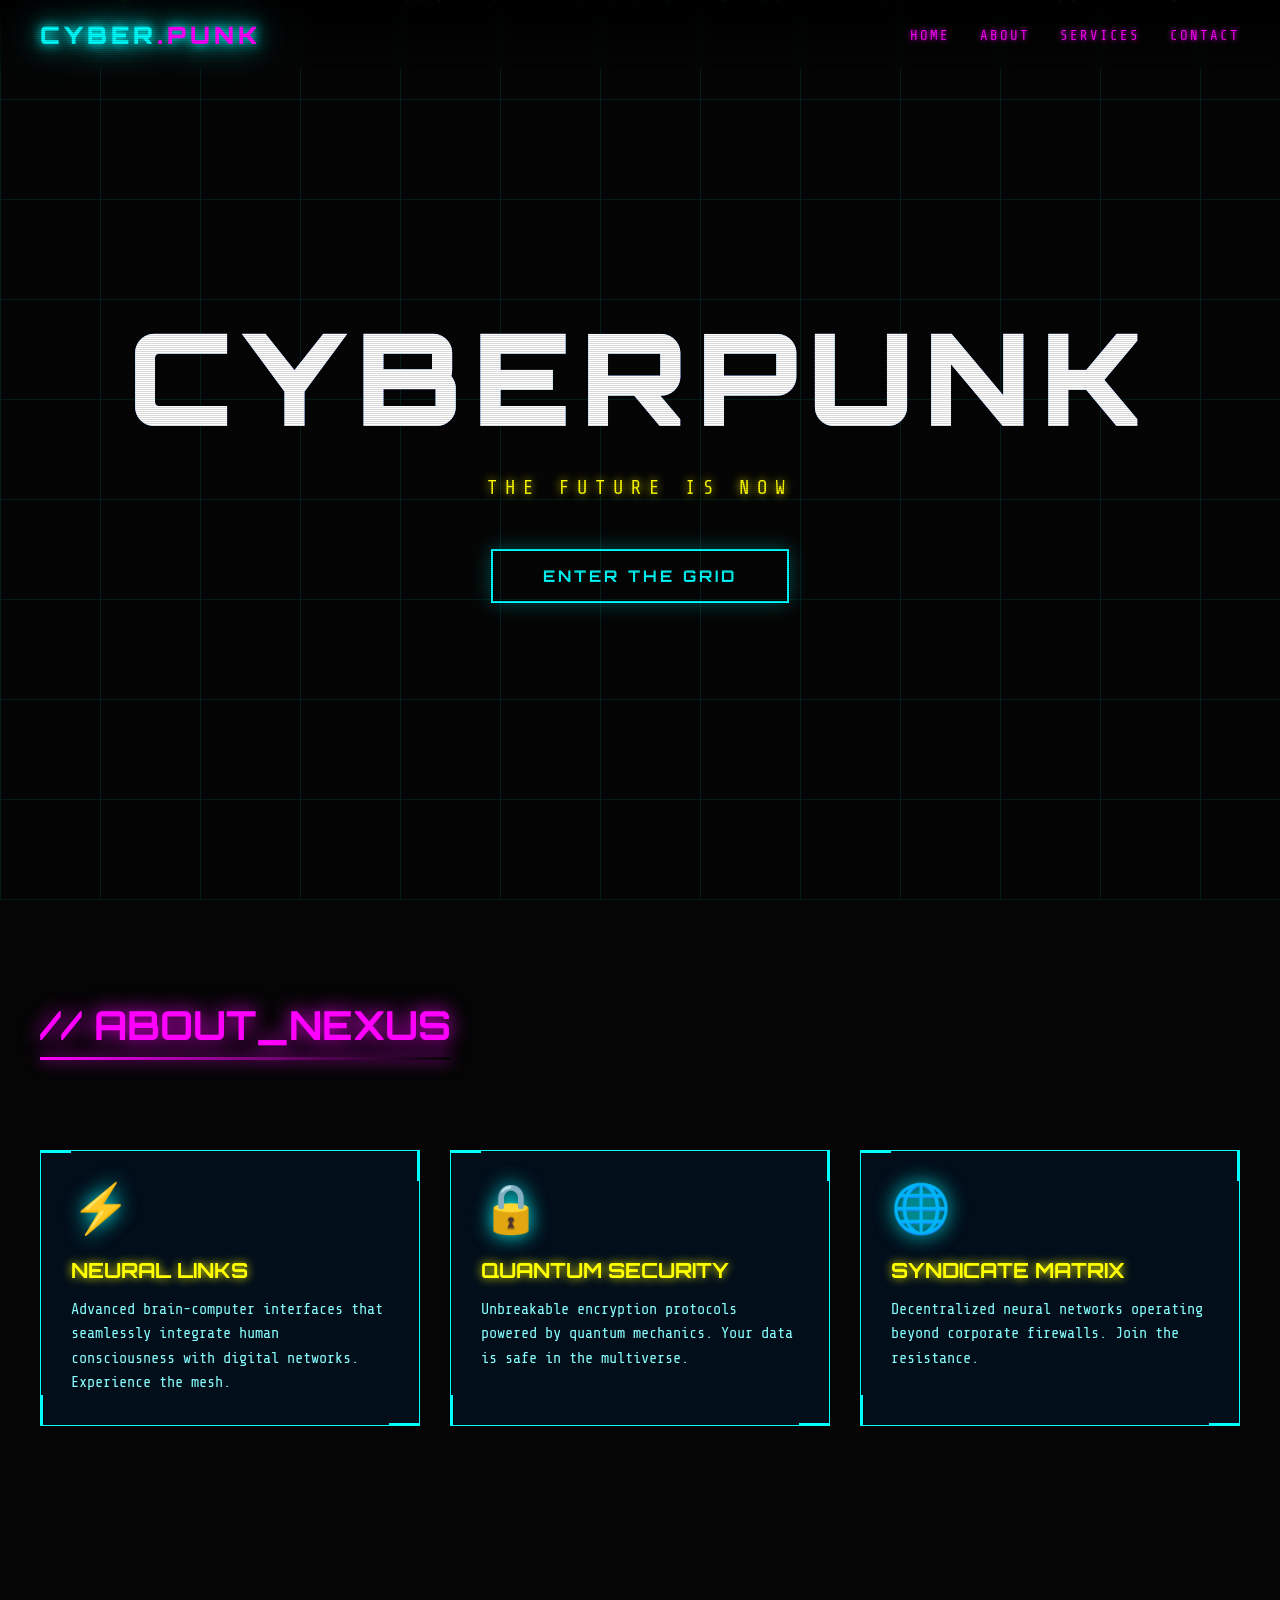
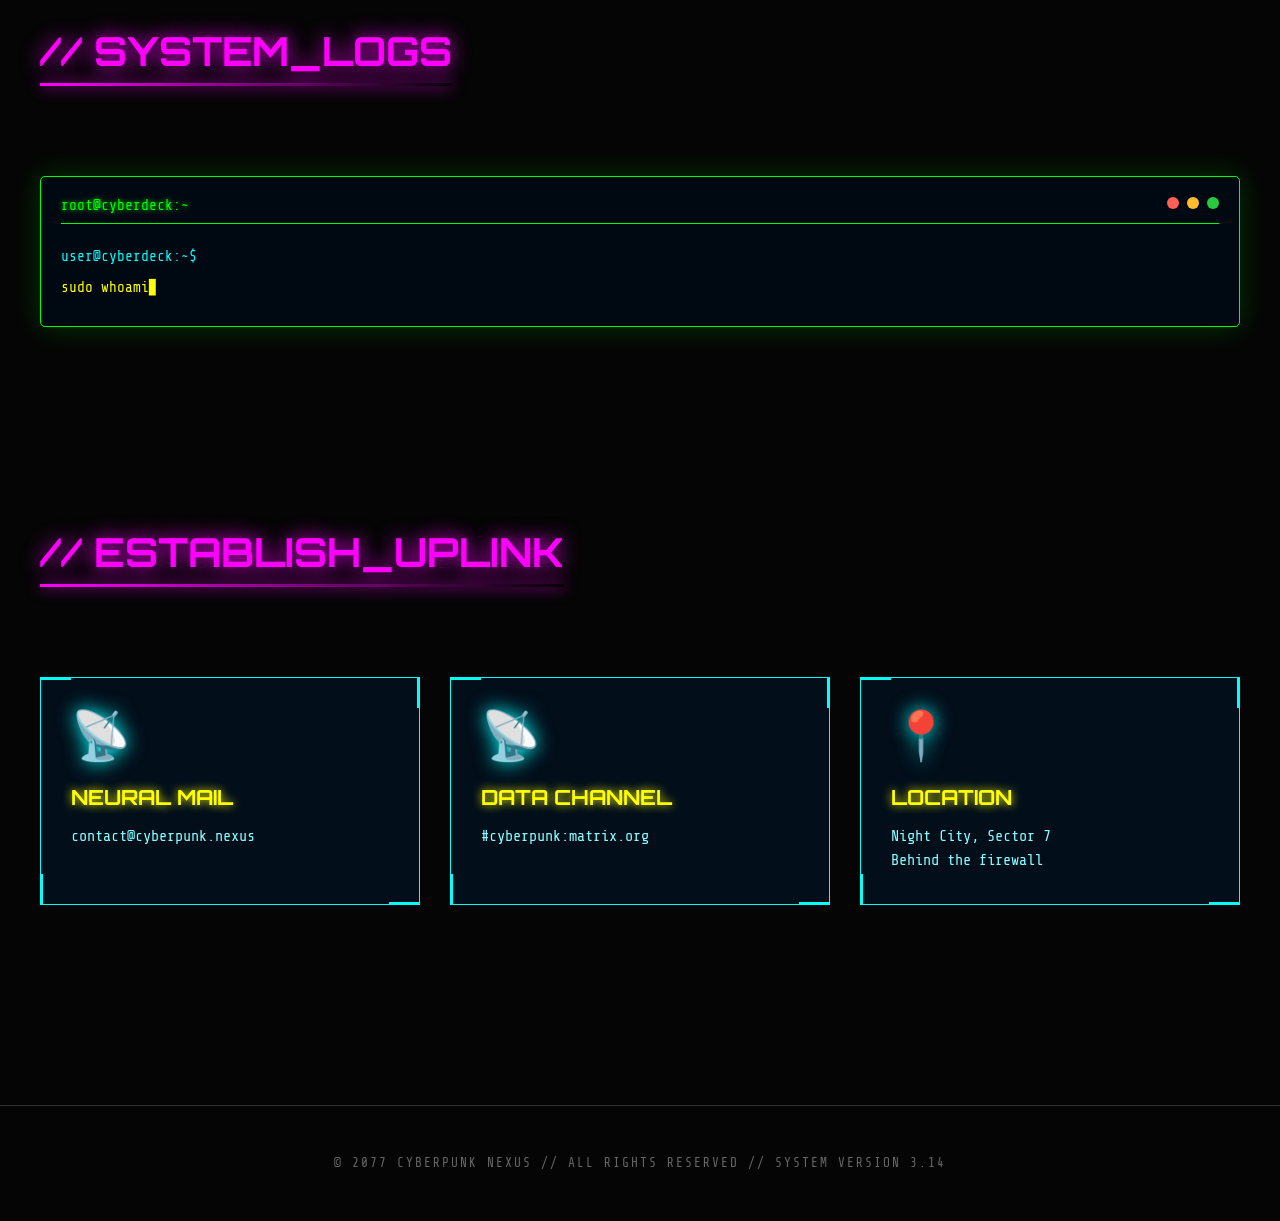
<file: index.html>
<!DOCTYPE html>
<html lang="en">
<head>
    <meta charset="UTF-8">
    <meta name="viewport" content="width=device-width, initial-scale=1.0">
    <title>CYBER.PUNK // 2077</title>
    <link rel="preconnect" href="https://fonts.googleapis.com">
    <link rel="preconnect" href="https://fonts.gstatic.com" crossorigin>
    <link href="https://fonts.googleapis.com/css2?family=Orbitron:wght@400;700;900&family=Share+Tech+Mono&display=swap" rel="stylesheet">
    <link rel="stylesheet" href="style/style.css">
</head>
<body>
    <!-- Header -->
    <header class="header">
        <div class="logo">CYBER<span style="color:#f0f">.PUNK</span></div>
        <nav class="nav">
            <a href="#home">HOME</a>
            <a href="#about">ABOUT</a>
            <a href="#services">SERVICES</a>
            <a href="#contact">CONTACT</a>
        </nav>
    </header>

    <!-- Hero Section -->
    <section id="home" class="hero">
        <div class="grid-lines"></div>
        <div class="particles" id="particles"></div>

        <div class="glitch-wrapper">
            <h1 class="hero-title" data-text="CYBERPUNK">CYBERPUNK</h1>
            <p class="hero-subtitle">THE FUTURE IS NOW</p>
        </div>

        <button class="cta-button" onclick="scrollToSection('about')">
            ENTER THE GRID
        </button>
    </section>

    <!-- About Section -->
    <section id="about" class="section">
        <h2 class="section-title">// ABOUT_NEXUS</h2>
        <div class="cards-grid">
            <div class="card">
                <div class="card-line top"></div>
                <div class="card-line right"></div>
                <div class="card-line bottom"></div>
                <div class="card-line left"></div>
                <div class="card-icon">⚡</div>
                <h3 class="card-title">NEURAL LINKS</h3>
                <p class="card-text">Advanced brain-computer interfaces that seamlessly integrate human consciousness with digital networks. Experience the mesh.</p>
            </div>

            <div class="card">
                <div class="card-line top"></div>
                <div class="card-line right"></div>
                <div class="card-line bottom"></div>
                <div class="card-line left"></div>
                <div class="card-icon">🔒</div>
                <h3 class="card-title">QUANTUM SECURITY</h3>
                <p class="card-text">Unbreakable encryption protocols powered by quantum mechanics. Your data is safe in the multiverse.</p>
            </div>

            <div class="card">
                <div class="card-line top"></div>
                <div class="card-line right"></div>
                <div class="card-line bottom"></div>
                <div class="card-line left"></div>
                <div class="card-icon">🌐</div>
                <h3 class="card-title">SYNDICATE MATRIX</h3>
                <p class="card-text">Decentralized neural networks operating beyond corporate firewalls. Join the resistance.</p>
            </div>
        </div>
    </section>

    <!-- Terminal Section -->
    <section id="services" class="section">
        <h2 class="section-title">// SYSTEM_LOGS</h2>
        <div class="terminal">
            <div class="terminal-header">
                <span class="terminal-title">root@cyberdeck:~</span>
                <div class="terminal-controls">
                    <div class="terminal-btn red"></div>
                    <div class="terminal-btn yellow"></div>
                    <div class="terminal-btn green"></div>
                </div>
            </div>
            <div class="terminal-content" id="terminal-content">
                <!-- Terminal lines will be injected here by JavaScript -->
            </div>
        </div>
    </section>

    <!-- Contact Section -->
    <section id="contact" class="section">
        <h2 class="section-title">// ESTABLISH_UPLINK</h2>
        <div class="cards-grid">
            <div class="card">
                <div class="card-line top"></div>
                <div class="card-line right"></div>
                <div class="card-line bottom"></div>
                <div class="card-line left"></div>
                <div class="card-icon">📡</div>
                <h3 class="card-title">NEURAL MAIL</h3>
                <p class="card-text">contact@cyberpunk.nexus</p>
            </div>

            <div class="card">
                <div class="card-line top"></div>
                <div class="card-line right"></div>
                <div class="card-line bottom"></div>
                <div class="card-line left"></div>
                <div class="card-icon">📡</div>
                <h3 class="card-title">DATA CHANNEL</h3>
                <p class="card-text">#cyberpunk:matrix.org</p>
            </div>

            <div class="card">
                <div class="card-line top"></div>
                <div class="card-line right"></div>
                <div class="card-line bottom"></div>
                <div class="card-line left"></div>
                <div class="card-icon">📍</div>
                <h3 class="card-title">LOCATION</h3>
                <p class="card-text">Night City, Sector 7<br>Behind the firewall</p>
            </div>
        </div>
    </section>

    <!-- Footer -->
    <footer class="footer">
        <p class="footer-text">© 2077 CYBERPUNK NEXUS // ALL RIGHTS RESERVED // SYSTEM VERSION 3.14</p>
    </footer>

    <script src="js/main.js"></script>
</body>
</html>
</file>
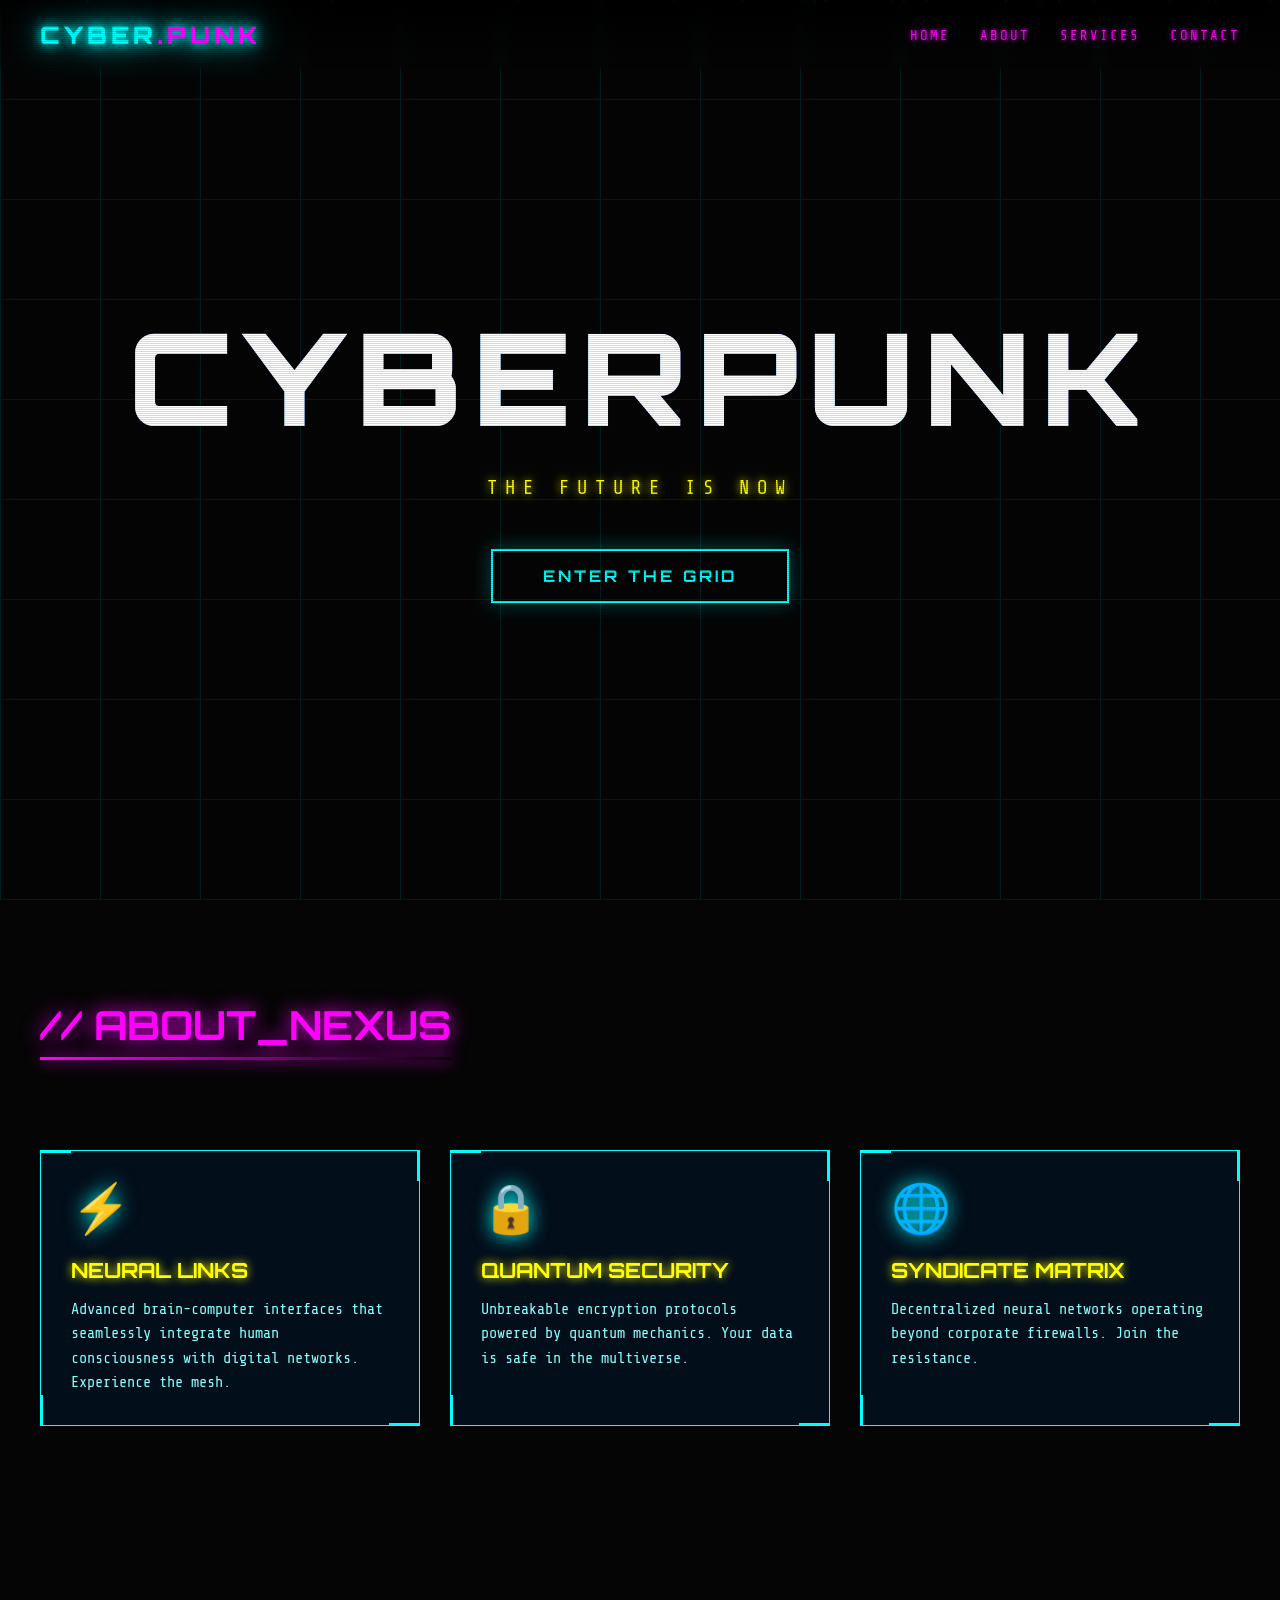
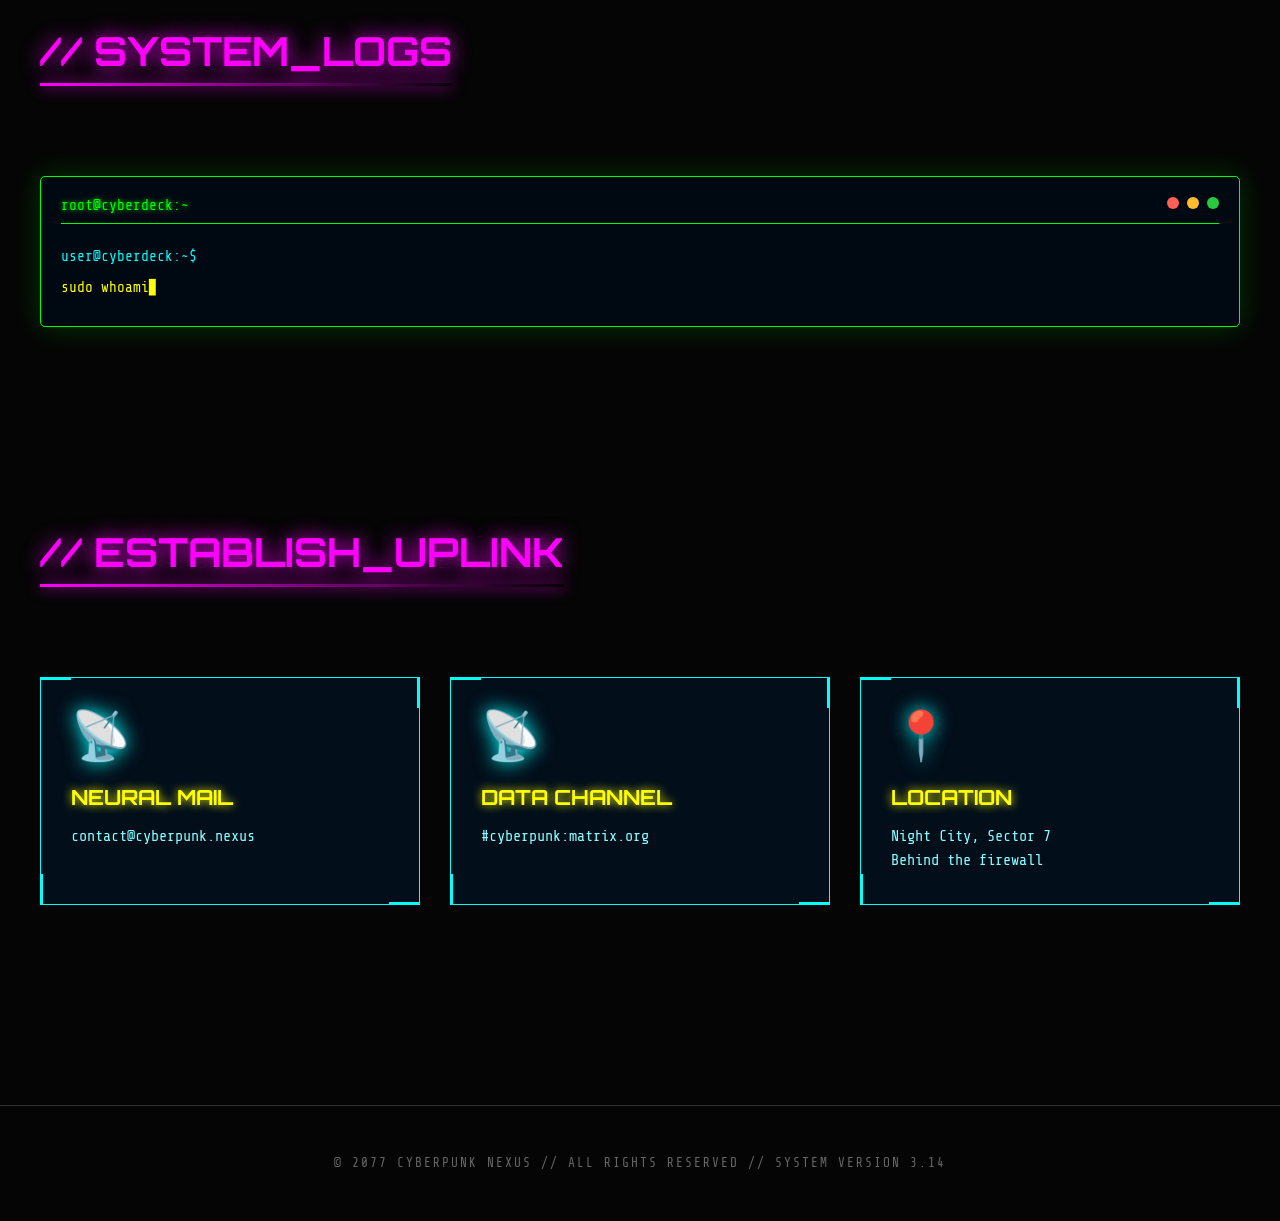
<file: cyberpunk.html>
<!DOCTYPE html>
<html lang="en">
<head>
    <meta charset="UTF-8">
    <meta name="viewport" content="width=device-width, initial-scale=1.0">
    <title>CYBER.PUNK // 2077</title>
    <link rel="preconnect" href="https://fonts.googleapis.com">
    <link rel="preconnect" href="https://fonts.gstatic.com" crossorigin>
    <link href="https://fonts.googleapis.com/css2?family=Orbitron:wght@400;700;900&family=Share+Tech+Mono&display=swap" rel="stylesheet">
    <style>
        * {
            margin: 0;
            padding: 0;
            box-sizing: border-box;
        }

        body {
            background: #050505;
            color: #0ff;
            font-family: 'Share Tech Mono', monospace;
            overflow-x: hidden;
            min-height: 100vh;
        }

        /* Scanline effect */
        body::before {
            content: "";
            position: fixed;
            top: 0;
            left: 0;
            width: 100%;
            height: 100%;
            background: repeating-linear-gradient(
                0deg,
                rgba(0, 0, 0, 0.15),
                rgba(0, 0, 0, 0.15) 1px,
                transparent 1px,
                transparent 2px
            );
            pointer-events: none;
            z-index: 1000;
        }

        /* Header */
        .header {
            position: fixed;
            top: 0;
            width: 100%;
            padding: 20px 40px;
            display: flex;
            justify-content: space-between;
            align-items: center;
            background: linear-gradient(180deg, rgba(0,0,0,0.9) 0%, transparent 100%);
            z-index: 100;
            backdrop-filter: blur(5px);
        }

        .logo {
            font-family: 'Orbitron', sans-serif;
            font-size: 24px;
            font-weight: 900;
            color: #0ff;
            text-shadow: 0 0 10px #0ff, 0 0 20px #0ff, 0 0 40px #0ff;
            letter-spacing: 4px;
        }

        .nav {
            display: flex;
            gap: 30px;
        }

        .nav a {
            color: #f0f;
            text-decoration: none;
            font-size: 14px;
            letter-spacing: 2px;
            position: relative;
            transition: all 0.3s;
            text-shadow: 0 0 5px #f0f;
        }

        .nav a:hover {
            color: #0ff;
            text-shadow: 0 0 10px #0ff, 0 0 20px #0ff;
        }

        .nav a::after {
            content: '';
            position: absolute;
            bottom: -5px;
            left: 0;
            width: 0;
            height: 2px;
            background: #0ff;
            box-shadow: 0 0 10px #0ff;
            transition: width 0.3s;
        }

        .nav a:hover::after {
            width: 100%;
        }

        /* Hero Section */
        .hero {
            height: 100vh;
            display: flex;
            flex-direction: column;
            justify-content: center;
            align-items: center;
            position: relative;
            overflow: hidden;
        }

        .glitch-wrapper {
            position: relative;
            text-align: center;
        }

        .hero-title {
            font-family: 'Orbitron', sans-serif;
            font-size: clamp(3rem, 10vw, 8rem);
            font-weight: 900;
            text-transform: uppercase;
            letter-spacing: 10px;
            position: relative;
            color: #fff;
            animation: glitch 3s infinite;
        }

        .hero-title::before,
        .hero-title::after {
            content: attr(data-text);
            position: absolute;
            top: 0;
            left: 0;
            width: 100%;
            height: 100%;
            opacity: 0.8;
        }

        .hero-title::before {
            color: #0ff;
            z-index: -1;
            animation: glitch-1 2s infinite linear alternate-reverse;
        }

        .hero-title::after {
            color: #f0f;
            z-index: -2;
            animation: glitch-2 2.5s infinite linear alternate-reverse;
        }

        @keyframes glitch {
            0%, 100% { transform: translate(0); }
            2% { transform: translate(2px, -2px); }
            4% { transform: translate(-2px, 2px); }
            6% { transform: translate(0); }
        }

        @keyframes glitch-1 {
            0%, 100% { clip-path: inset(0 0 0 0); transform: translate(0); }
            20% { clip-path: inset(20% 0 30% 0); transform: translate(-3px, 3px); }
            40% { clip-path: inset(50% 0 20% 0); transform: translate(3px, -3px); }
            60% { clip-path: inset(10% 0 60% 0); transform: translate(-2px, 2px); }
            80% { clip-path: inset(70% 0 10% 0); transform: translate(2px, -2px); }
        }

        @keyframes glitch-2 {
            0%, 100% { clip-path: inset(0 0 0 0); transform: translate(0); }
            15% { clip-path: inset(60% 0 10% 0); transform: translate(3px, -3px); }
            35% { clip-path: inset(10% 0 70% 0); transform: translate(-3px, 3px); }
            55% { clip-path: inset(40% 0 30% 0); transform: translate(2px, -2px); }
            75% { clip-path: inset(20% 0 50% 0); transform: translate(-2px, 2px); }
        }

        .hero-subtitle {
            font-size: 1.2rem;
            margin-top: 20px;
            letter-spacing: 8px;
            color: #ff0;
            text-shadow: 0 0 10px #ff0;
            animation: pulse 2s infinite;
        }

        @keyframes pulse {
            0%, 100% { opacity: 1; }
            50% { opacity: 0.5; }
        }

        .cta-button {
            margin-top: 50px;
            padding: 15px 50px;
            font-family: 'Orbitron', sans-serif;
            font-size: 1rem;
            font-weight: 700;
            letter-spacing: 3px;
            background: transparent;
            color: #0ff;
            border: 2px solid #0ff;
            cursor: pointer;
            position: relative;
            overflow: hidden;
            transition: all 0.3s;
            box-shadow: 0 0 20px rgba(0, 255, 255, 0.3);
        }

        .cta-button::before {
            content: '';
            position: absolute;
            top: 0;
            left: -100%;
            width: 100%;
            height: 100%;
            background: linear-gradient(90deg, transparent, rgba(0, 255, 255, 0.4), transparent);
            transition: left 0.5s;
        }

        .cta-button:hover::before {
            left: 100%;
        }

        .cta-button:hover {
            background: rgba(0, 255, 255, 0.1);
            box-shadow: 0 0 40px rgba(0, 255, 255, 0.6);
            transform: scale(1.05);
        }

        /* Grid Lines */
        .grid-lines {
            position: absolute;
            top: 0;
            left: 0;
            width: 100%;
            height: 100%;
            pointer-events: none;
            opacity: 0.1;
        }

        .grid-lines::before {
            content: '';
            position: absolute;
            width: 100%;
            height: 100%;
            background-image:
                linear-gradient(90deg, #0ff 1px, transparent 1px),
                linear-gradient(0deg, #0ff 1px, transparent 1px);
            background-size: 100px 100px;
            animation: grid-move 20s linear infinite;
        }

        @keyframes grid-move {
            0% { transform: translate(0, 0); }
            100% { transform: translate(100px, 100px); }
        }

        /* Floating particles */
        .particles {
            position: absolute;
            top: 0;
            left: 0;
            width: 100%;
            height: 100%;
            pointer-events: none;
        }

        .particle {
            position: absolute;
            width: 2px;
            height: 2px;
            background: #0ff;
            border-radius: 50%;
            animation: float 15s infinite;
        }

        @keyframes float {
            0%, 100% { transform: translateY(100vh) rotate(0deg); opacity: 0; }
            10% { opacity: 1; }
            90% { opacity: 1; }
            100% { transform: translateY(-100vh) rotate(720deg); opacity: 0; }
        }

        /* Sections */
        .section {
            padding: 100px 40px;
            max-width: 1400px;
            margin: 0 auto;
        }

        .section-title {
            font-family: 'Orbitron', sans-serif;
            font-size: 2.5rem;
            margin-bottom: 50px;
            color: #f0f;
            text-shadow: 0 0 20px #f0f;
            position: relative;
            display: inline-block;
        }

        .section-title::after {
            content: '';
            position: absolute;
            bottom: -10px;
            left: 0;
            width: 100%;
            height: 3px;
            background: linear-gradient(90deg, #f0f, transparent);
            box-shadow: 0 0 15px #f0f;
        }

        /* Cards Grid */
        .cards-grid {
            display: grid;
            grid-template-columns: repeat(auto-fit, minmax(300px, 1fr));
            gap: 30px;
            margin-top: 50px;
        }

        .card {
            background: rgba(0, 20, 40, 0.6);
            border: 1px solid #0ff;
            padding: 30px;
            position: relative;
            overflow: hidden;
            transition: all 0.3s;
            cursor: pointer;
        }

        .card::before {
            content: '';
            position: absolute;
            top: 0;
            left: -100%;
            width: 100%;
            height: 100%;
            background: linear-gradient(90deg, transparent, rgba(0, 255, 255, 0.1), transparent);
            transition: left 0.5s;
        }

        .card:hover::before {
            left: 100%;
        }

        .card:hover {
            transform: translateY(-10px);
            box-shadow: 0 10px 40px rgba(0, 255, 255, 0.3);
            border-color: #ff0;
        }

        .card-icon {
            font-size: 3rem;
            margin-bottom: 20px;
            filter: drop-shadow(0 0 10px currentColor);
        }

        .card-title {
            font-family: 'Orbitron', sans-serif;
            font-size: 1.3rem;
            color: #ff0;
            margin-bottom: 15px;
            text-shadow: 0 0 10px #ff0;
        }

        .card-text {
            color: #8ff;
            line-height: 1.6;
            font-size: 0.95rem;
        }

        .card-line {
            position: absolute;
            background: #0ff;
        }

        .card-line.top { top: 0; left: 0; width: 30px; height: 2px; }
        .card-line.right { top: 0; right: 0; width: 2px; height: 30px; }
        .card-line.bottom { bottom: 0; right: 0; width: 30px; height: 2px; }
        .card-line.left { bottom: 0; left: 0; width: 2px; height: 30px; }

        /* Terminal Section */
        .terminal {
            background: rgba(0, 10, 20, 0.9);
            border: 1px solid #0f0;
            border-radius: 5px;
            padding: 20px;
            margin-top: 50px;
            box-shadow: 0 0 30px rgba(0, 255, 0, 0.2);
        }

        .terminal-header {
            display: flex;
            justify-content: space-between;
            margin-bottom: 20px;
            padding-bottom: 10px;
            border-bottom: 1px solid #0f0;
        }

        .terminal-title {
            color: #0f0;
            font-size: 0.9rem;
            text-shadow: 0 0 5px #0f0;
        }

        .terminal-controls {
            display: flex;
            gap: 8px;
        }

        .terminal-btn {
            width: 12px;
            height: 12px;
            border-radius: 50%;
        }

        .terminal-btn.red { background: #ff5f56; }
        .terminal-btn.yellow { background: #ffbd2e; }
        .terminal-btn.green { background: #27c93f; }

        .terminal-content {
            color: #0f0;
            font-size: 0.9rem;
            line-height: 1.8;
        }

        .terminal-line {
            margin: 5px 0;
            opacity: 0;
            animation: fadeIn 0.5s forwards;
        }

        .terminal-line.prompt {
            color: #0ff;
        }

        .terminal-line.command {
            color: #ff0;
        }

        .terminal-line.output {
            color: #8f8;
        }

        @keyframes fadeIn {
            to { opacity: 1; }
        }

        /* Footer */
        .footer {
            text-align: center;
            padding: 50px 20px;
            border-top: 1px solid #333;
            margin-top: 100px;
        }

        .footer-text {
            color: #666;
            font-size: 0.8rem;
            letter-spacing: 2px;
        }

        /* Responsive */
        @media (max-width: 768px) {
            .header {
                padding: 15px 20px;
                flex-direction: column;
                gap: 15px;
                align-items: center;
            }

            .nav {
                gap: 15px;
                justify-content: center;
            }

            .section {
                padding: 50px 20px;
                text-align: center;
            }

            .hero-title {
                letter-spacing: 5px;
            }

            .hero-subtitle {
                letter-spacing: 4px;
                font-size: 0.9rem;
            }
        }
    </style>
</head>
<body>
    <!-- Header -->
    <header class="header">
        <div class="logo">CYBER<span style="color:#f0f">.PUNK</span></div>
        <nav class="nav">
            <a href="#home">HOME</a>
            <a href="#about">ABOUT</a>
            <a href="#services">SERVICES</a>
            <a href="#contact">CONTACT</a>
        </nav>
    </header>

    <!-- Hero Section -->
    <section id="home" class="hero">
        <div class="grid-lines"></div>
        <div class="particles" id="particles"></div>

        <div class="glitch-wrapper">
            <h1 class="hero-title" data-text="CYBERPUNK">CYBERPUNK</h1>
            <p class="hero-subtitle">THE FUTURE IS NOW</p>
        </div>

        <button class="cta-button" onclick="scrollToSection('about')">
            ENTER THE GRID
        </button>
    </section>

    <!-- About Section -->
    <section id="about" class="section">
        <h2 class="section-title">// ABOUT_NEXUS</h2>
        <div class="cards-grid">
            <div class="card">
                <div class="card-line top"></div>
                <div class="card-line right"></div>
                <div class="card-line bottom"></div>
                <div class="card-line left"></div>
                <div class="card-icon">⚡</div>
                <h3 class="card-title">NEURAL LINKS</h3>
                <p class="card-text">Advanced brain-computer interfaces that seamlessly integrate human consciousness with digital networks. Experience the mesh.</p>
            </div>

            <div class="card">
                <div class="card-line top"></div>
                <div class="card-line right"></div>
                <div class="card-line bottom"></div>
                <div class="card-line left"></div>
                <div class="card-icon">🔒</div>
                <h3 class="card-title">QUANTUM SECURITY</h3>
                <p class="card-text">Unbreakable encryption protocols powered by quantum mechanics. Your data is safe in the multiverse.</p>
            </div>

            <div class="card">
                <div class="card-line top"></div>
                <div class="card-line right"></div>
                <div class="card-line bottom"></div>
                <div class="card-line left"></div>
                <div class="card-icon">🌐</div>
                <h3 class="card-title">SYNDICATE MATRIX</h3>
                <p class="card-text">Decentralized neural networks operating beyond corporate firewalls. Join the resistance.</p>
            </div>
        </div>
    </section>

    <!-- Terminal Section -->
    <section id="services" class="section">
        <h2 class="section-title">// SYSTEM_LOGS</h2>
        <div class="terminal">
            <div class="terminal-header">
                <span class="terminal-title">root@cyberdeck:~</span>
                <div class="terminal-controls">
                    <div class="terminal-btn red"></div>
                    <div class="terminal-btn yellow"></div>
                    <div class="terminal-btn green"></div>
                </div>
            </div>
            <div class="terminal-content" id="terminal-content">
                <!-- Terminal lines will be injected here by JavaScript -->
            </div>
        </div>
    </section>

    <!-- Contact Section -->
    <section id="contact" class="section">
        <h2 class="section-title">// ESTABLISH_UPLINK</h2>
        <div class="cards-grid">
            <div class="card">
                <div class="card-line top"></div>
                <div class="card-line right"></div>
                <div class="card-line bottom"></div>
                <div class="card-line left"></div>
                <div class="card-icon">📡</div>
                <h3 class="card-title">NEURAL MAIL</h3>
                <p class="card-text">contact@cyberpunk.nexus</p>
            </div>

            <div class="card">
                <div class="card-line top"></div>
                <div class="card-line right"></div>
                <div class="card-line bottom"></div>
                <div class="card-line left"></div>
                <div class="card-icon">📡</div>
                <h3 class="card-title">DATA CHANNEL</h3>
                <p class="card-text">#cyberpunk:matrix.org</p>
            </div>

            <div class="card">
                <div class="card-line top"></div>
                <div class="card-line right"></div>
                <div class="card-line bottom"></div>
                <div class="card-line left"></div>
                <div class="card-icon">📍</div>
                <h3 class="card-title">LOCATION</h3>
                <p class="card-text">Night City, Sector 7<br>Behind the firewall</p>
            </div>
        </div>
    </section>

    <!-- Footer -->
    <footer class="footer">
        <p class="footer-text">© 2077 CYBERPUNK NEXUS // ALL RIGHTS RESERVED // SYSTEM VERSION 3.14</p>
    </footer>

    <script>
        // Create floating particles
        function createParticles() {
            const particlesContainer = document.getElementById('particles');
            const particleCount = 30;

            for (let i = 0; i < particleCount; i++) {
                const particle = document.createElement('div');
                particle.className = 'particle';
                particle.style.left = Math.random() * 100 + '%';
                particle.style.animationDelay = Math.random() * 15 + 's';
                particle.style.animationDuration = (10 + Math.random() * 10) + 's';

                const colors = ['#0ff', '#f0f', '#ff0', '#0f0'];
                particle.style.background = colors[Math.floor(Math.random() * colors.length)];
                particle.style.boxShadow = `0 0 10px ${particle.style.background}`;

                particlesContainer.appendChild(particle);
            }
        }

        // Terminal typing effect
        const terminalCommands = [
            { prompt: 'user@cyberdeck:~$', command: 'sudo whoami', delay: 500 },
            { output: 'ACCESS GRANTED: NEURAL_ADMIN', delay: 1500 },
            { prompt: 'user@cyberdeck:~$', command: 'ls -la /neural/core', delay: 3000 },
            { output: 'total 4096', delay: 500 },
            { output: 'drwxr-xr-x  2 user neural   4096 Mar 29 2077  memories', delay: 300 },
            { output: 'drwxr-xr-x  5 user neural   4096 Mar 29 2077  connections', delay: 300 },
            { output: 'drwxr-xr-x  3 user neural   4096 Mar 29 2077  upgrades', delay: 300 },
            { output: 'drwxr-x--- 10 user neural   4096 Mar 29 2077  encrypted_data', delay: 300 },
            { prompt: 'user@cyberdeck:~$', command: './initiate_protocol.sh --secure', delay: 4000 },
            { output: '> Initializing neural handshake...', delay: 800 },
            { output: '> Establishing quantum tunnel...', delay: 800 },
            { output: '> Handshake verified. Welcome to the grid.', delay: 1000 },
            { prompt: 'user@cyberdeck:~$', command: '', delay: 2000 }
        ];

        function typeTerminal() {
            const terminal = document.getElementById('terminal-content');
            let currentLine = 0;
            let charIndex = 0;
            let isTyping = false;
            let currentText = '';

            function addLine(line, type) {
                const div = document.createElement('div');
                div.className = `terminal-line ${type}`;
                div.textContent = line;
                terminal.appendChild(div);
            }

            function typeCommand() {
                if (currentLine >= terminalCommands.length) {
                    // Reset and loop
                    setTimeout(() => {
                        terminal.innerHTML = '';
                        currentLine = 0;
                        typeTerminal();
                    }, 5000);
                    return;
                }

                const item = terminalCommands[currentLine];

                if (item.prompt) {
                    addLine(item.prompt, 'prompt');
                }

                if (item.command) {
                    isTyping = true;
                    currentText = '';
                    const commandDiv = document.createElement('div');
                    commandDiv.className = 'terminal-line command';
                    terminal.appendChild(commandDiv);

                    function typeChar() {
                        if (charIndex < item.command.length) {
                            commandDiv.textContent = item.command.substring(0, charIndex + 1);
                            charIndex++;
                            setTimeout(typeChar, 30);
                        } else {
                            isTyping = false;
                            charIndex = 0;
                            currentLine++;
                            setTimeout(typeCommand, item.delay);
                        }
                    }
                    typeChar();
                } else if (item.output) {
                    addLine(item.output, 'output');
                    currentLine++;
                    setTimeout(typeCommand, item.delay);
                }
            }

            typeCommand();
        }

        // Smooth scroll
        function scrollToSection(id) {
            const element = document.getElementById(id);
            if (element) {
                element.scrollIntoView({ behavior: 'smooth' });
            }
        }

        // Initialize
        document.addEventListener('DOMContentLoaded', () => {
            createParticles();
            setTimeout(typeTerminal, 1000);
        });

        // Add cursor blink to terminal
        const style = document.createElement('style');
        style.textContent = `
            .terminal-line.command::after {
                content: '▋';
                animation: blink 1s infinite;
                color: #ff0;
            }
            @keyframes blink {
                0%, 50% { opacity: 1; }
                51%, 100% { opacity: 0; }
            }
        `;
        document.head.appendChild(style);
    </script>
</body>
</html>
</file>
<file: style/style.css>
* {
    margin: 0;
    padding: 0;
    box-sizing: border-box;
}

body {
    background: #050505;
    color: #0ff;
    font-family: 'Share Tech Mono', monospace;
    overflow-x: hidden;
    min-height: 100vh;
}

/* Scanline effect */
body::before {
    content: "";
    position: fixed;
    top: 0;
    left: 0;
    width: 100%;
    height: 100%;
    background: repeating-linear-gradient(
        0deg,
        rgba(0, 0, 0, 0.15),
        rgba(0, 0, 0, 0.15) 1px,
        transparent 1px,
        transparent 2px
    );
    pointer-events: none;
    z-index: 1000;
}

/* Header */
.header {
    position: fixed;
    top: 0;
    width: 100%;
    padding: 20px 40px;
    display: flex;
    justify-content: space-between;
    align-items: center;
    background: linear-gradient(180deg, rgba(0,0,0,0.9) 0%, transparent 100%);
    z-index: 100;
    backdrop-filter: blur(5px);
}

.logo {
    font-family: 'Orbitron', sans-serif;
    font-size: 24px;
    font-weight: 900;
    color: #0ff;
    text-shadow: 0 0 10px #0ff, 0 0 20px #0ff, 0 0 40px #0ff;
    letter-spacing: 4px;
}

.nav {
    display: flex;
    gap: 30px;
}

.nav a {
    color: #f0f;
    text-decoration: none;
    font-size: 14px;
    letter-spacing: 2px;
    position: relative;
    transition: all 0.3s;
    text-shadow: 0 0 5px #f0f;
}

.nav a:hover {
    color: #0ff;
    text-shadow: 0 0 10px #0ff, 0 0 20px #0ff;
}

.nav a::after {
    content: '';
    position: absolute;
    bottom: -5px;
    left: 0;
    width: 0;
    height: 2px;
    background: #0ff;
    box-shadow: 0 0 10px #0ff;
    transition: width 0.3s;
}

.nav a:hover::after {
    width: 100%;
}

/* Hero Section */
.hero {
    height: 100vh;
    display: flex;
    flex-direction: column;
    justify-content: center;
    align-items: center;
    position: relative;
    overflow: hidden;
}

.glitch-wrapper {
    position: relative;
    text-align: center;
}

.hero-title {
    font-family: 'Orbitron', sans-serif;
    font-size: clamp(3rem, 10vw, 8rem);
    font-weight: 900;
    text-transform: uppercase;
    letter-spacing: 10px;
    position: relative;
    color: #fff;
    animation: glitch 3s infinite;
}

.hero-title::before,
.hero-title::after {
    content: attr(data-text);
    position: absolute;
    top: 0;
    left: 0;
    width: 100%;
    height: 100%;
    opacity: 0.8;
}

.hero-title::before {
    color: #0ff;
    z-index: -1;
    animation: glitch-1 2s infinite linear alternate-reverse;
}

.hero-title::after {
    color: #f0f;
    z-index: -2;
    animation: glitch-2 2.5s infinite linear alternate-reverse;
}

@keyframes glitch {
    0%, 100% { transform: translate(0); }
    2% { transform: translate(2px, -2px); }
    4% { transform: translate(-2px, 2px); }
    6% { transform: translate(0); }
}

@keyframes glitch-1 {
    0%, 100% { clip-path: inset(0 0 0 0); transform: translate(0); }
    20% { clip-path: inset(20% 0 30% 0); transform: translate(-3px, 3px); }
    40% { clip-path: inset(50% 0 20% 0); transform: translate(3px, -3px); }
    60% { clip-path: inset(10% 0 60% 0); transform: translate(-2px, 2px); }
    80% { clip-path: inset(70% 0 10% 0); transform: translate(2px, -2px); }
}

@keyframes glitch-2 {
    0%, 100% { clip-path: inset(0 0 0 0); transform: translate(0); }
    15% { clip-path: inset(60% 0 10% 0); transform: translate(3px, -3px); }
    35% { clip-path: inset(10% 0 70% 0); transform: translate(-3px, 3px); }
    55% { clip-path: inset(40% 0 30% 0); transform: translate(2px, -2px); }
    75% { clip-path: inset(20% 0 50% 0); transform: translate(-2px, 2px); }
}

.hero-subtitle {
    font-size: 1.2rem;
    margin-top: 20px;
    letter-spacing: 8px;
    color: #ff0;
    text-shadow: 0 0 10px #ff0;
    animation: pulse 2s infinite;
}

@keyframes pulse {
    0%, 100% { opacity: 1; }
    50% { opacity: 0.5; }
}

.cta-button {
    margin-top: 50px;
    padding: 15px 50px;
    font-family: 'Orbitron', sans-serif;
    font-size: 1rem;
    font-weight: 700;
    letter-spacing: 3px;
    background: transparent;
    color: #0ff;
    border: 2px solid #0ff;
    cursor: pointer;
    position: relative;
    overflow: hidden;
    transition: all 0.3s;
    box-shadow: 0 0 20px rgba(0, 255, 255, 0.3);
}

.cta-button::before {
    content: '';
    position: absolute;
    top: 0;
    left: -100%;
    width: 100%;
    height: 100%;
    background: linear-gradient(90deg, transparent, rgba(0, 255, 255, 0.4), transparent);
    transition: left 0.5s;
}

.cta-button:hover::before {
    left: 100%;
}

.cta-button:hover {
    background: rgba(0, 255, 255, 0.1);
    box-shadow: 0 0 40px rgba(0, 255, 255, 0.6);
    transform: scale(1.05);
}

/* Grid Lines */
.grid-lines {
    position: absolute;
    top: 0;
    left: 0;
    width: 100%;
    height: 100%;
    pointer-events: none;
    opacity: 0.1;
}

.grid-lines::before {
    content: '';
    position: absolute;
    width: 100%;
    height: 100%;
    background-image:
        linear-gradient(90deg, #0ff 1px, transparent 1px),
        linear-gradient(0deg, #0ff 1px, transparent 1px);
    background-size: 100px 100px;
    animation: grid-move 20s linear infinite;
}

@keyframes grid-move {
    0% { transform: translate(0, 0); }
    100% { transform: translate(100px, 100px); }
}

/* Floating particles */
.particles {
    position: absolute;
    top: 0;
    left: 0;
    width: 100%;
    height: 100%;
    pointer-events: none;
}

.particle {
    position: absolute;
    width: 2px;
    height: 2px;
    background: #0ff;
    border-radius: 50%;
    animation: float 15s infinite;
}

@keyframes float {
    0%, 100% { transform: translateY(100vh) rotate(0deg); opacity: 0; }
    10% { opacity: 1; }
    90% { opacity: 1; }
    100% { transform: translateY(-100vh) rotate(720deg); opacity: 0; }
}

/* Sections */
.section {
    padding: 100px 40px;
    max-width: 1400px;
    margin: 0 auto;
}

.section-title {
    font-family: 'Orbitron', sans-serif;
    font-size: 2.5rem;
    margin-bottom: 50px;
    color: #f0f;
    text-shadow: 0 0 20px #f0f;
    position: relative;
    display: inline-block;
}

.section-title::after {
    content: '';
    position: absolute;
    bottom: -10px;
    left: 0;
    width: 100%;
    height: 3px;
    background: linear-gradient(90deg, #f0f, transparent);
    box-shadow: 0 0 15px #f0f;
}

/* Cards Grid */
.cards-grid {
    display: grid;
    grid-template-columns: repeat(auto-fit, minmax(300px, 1fr));
    gap: 30px;
    margin-top: 50px;
}

.card {
    background: rgba(0, 20, 40, 0.6);
    border: 1px solid #0ff;
    padding: 30px;
    position: relative;
    overflow: hidden;
    transition: all 0.3s;
    cursor: pointer;
}

.card::before {
    content: '';
    position: absolute;
    top: 0;
    left: -100%;
    width: 100%;
    height: 100%;
    background: linear-gradient(90deg, transparent, rgba(0, 255, 255, 0.1), transparent);
    transition: left 0.5s;
}

.card:hover::before {
    left: 100%;
}

.card:hover {
    transform: translateY(-10px);
    box-shadow: 0 10px 40px rgba(0, 255, 255, 0.3);
    border-color: #ff0;
}

.card-icon {
    font-size: 3rem;
    margin-bottom: 20px;
    filter: drop-shadow(0 0 10px currentColor);
}

.card-title {
    font-family: 'Orbitron', sans-serif;
    font-size: 1.3rem;
    color: #ff0;
    margin-bottom: 15px;
    text-shadow: 0 0 10px #ff0;
}

.card-text {
    color: #8ff;
    line-height: 1.6;
    font-size: 0.95rem;
}

.card-line {
    position: absolute;
    background: #0ff;
}

.card-line.top { top: 0; left: 0; width: 30px; height: 2px; }
.card-line.right { top: 0; right: 0; width: 2px; height: 30px; }
.card-line.bottom { bottom: 0; right: 0; width: 30px; height: 2px; }
.card-line.left { bottom: 0; left: 0; width: 2px; height: 30px; }

/* Terminal Section */
.terminal {
    background: rgba(0, 10, 20, 0.9);
    border: 1px solid #0f0;
    border-radius: 5px;
    padding: 20px;
    margin-top: 50px;
    box-shadow: 0 0 30px rgba(0, 255, 0, 0.2);
}

.terminal-header {
    display: flex;
    justify-content: space-between;
    margin-bottom: 20px;
    padding-bottom: 10px;
    border-bottom: 1px solid #0f0;
}

.terminal-title {
    color: #0f0;
    font-size: 0.9rem;
    text-shadow: 0 0 5px #0f0;
}

.terminal-controls {
    display: flex;
    gap: 8px;
}

.terminal-btn {
    width: 12px;
    height: 12px;
    border-radius: 50%;
}

.terminal-btn.red { background: #ff5f56; }
.terminal-btn.yellow { background: #ffbd2e; }
.terminal-btn.green { background: #27c93f; }

.terminal-content {
    color: #0f0;
    font-size: 0.9rem;
    line-height: 1.8;
}

.terminal-line {
    margin: 5px 0;
    opacity: 0;
    animation: fadeIn 0.5s forwards;
}

.terminal-line.prompt {
    color: #0ff;
}

.terminal-line.command {
    color: #ff0;
}

.terminal-line.output {
    color: #8f8;
}

@keyframes fadeIn {
    to { opacity: 1; }
}

/* Terminal cursor blink */
.terminal-line.command::after {
    content: '▋';
    animation: blink 1s infinite;
    color: #ff0;
}

@keyframes blink {
    0%, 50% { opacity: 1; }
    51%, 100% { opacity: 0; }
}

/* Footer */
.footer {
    text-align: center;
    padding: 50px 20px;
    border-top: 1px solid #333;
    margin-top: 100px;
}

.footer-text {
    color: #666;
    font-size: 0.8rem;
    letter-spacing: 2px;
}

/* Responsive */
@media (max-width: 768px) {
    .header {
        padding: 15px 20px;
        flex-direction: column;
        gap: 15px;
        align-items: center;
    }

    .nav {
        gap: 15px;
        justify-content: center;
    }

    .section {
        padding: 50px 20px;
        text-align: center;
    }

    .hero-title {
        letter-spacing: 5px;
    }

    .hero-subtitle {
        letter-spacing: 4px;
        font-size: 0.9rem;
    }
}
</file>
